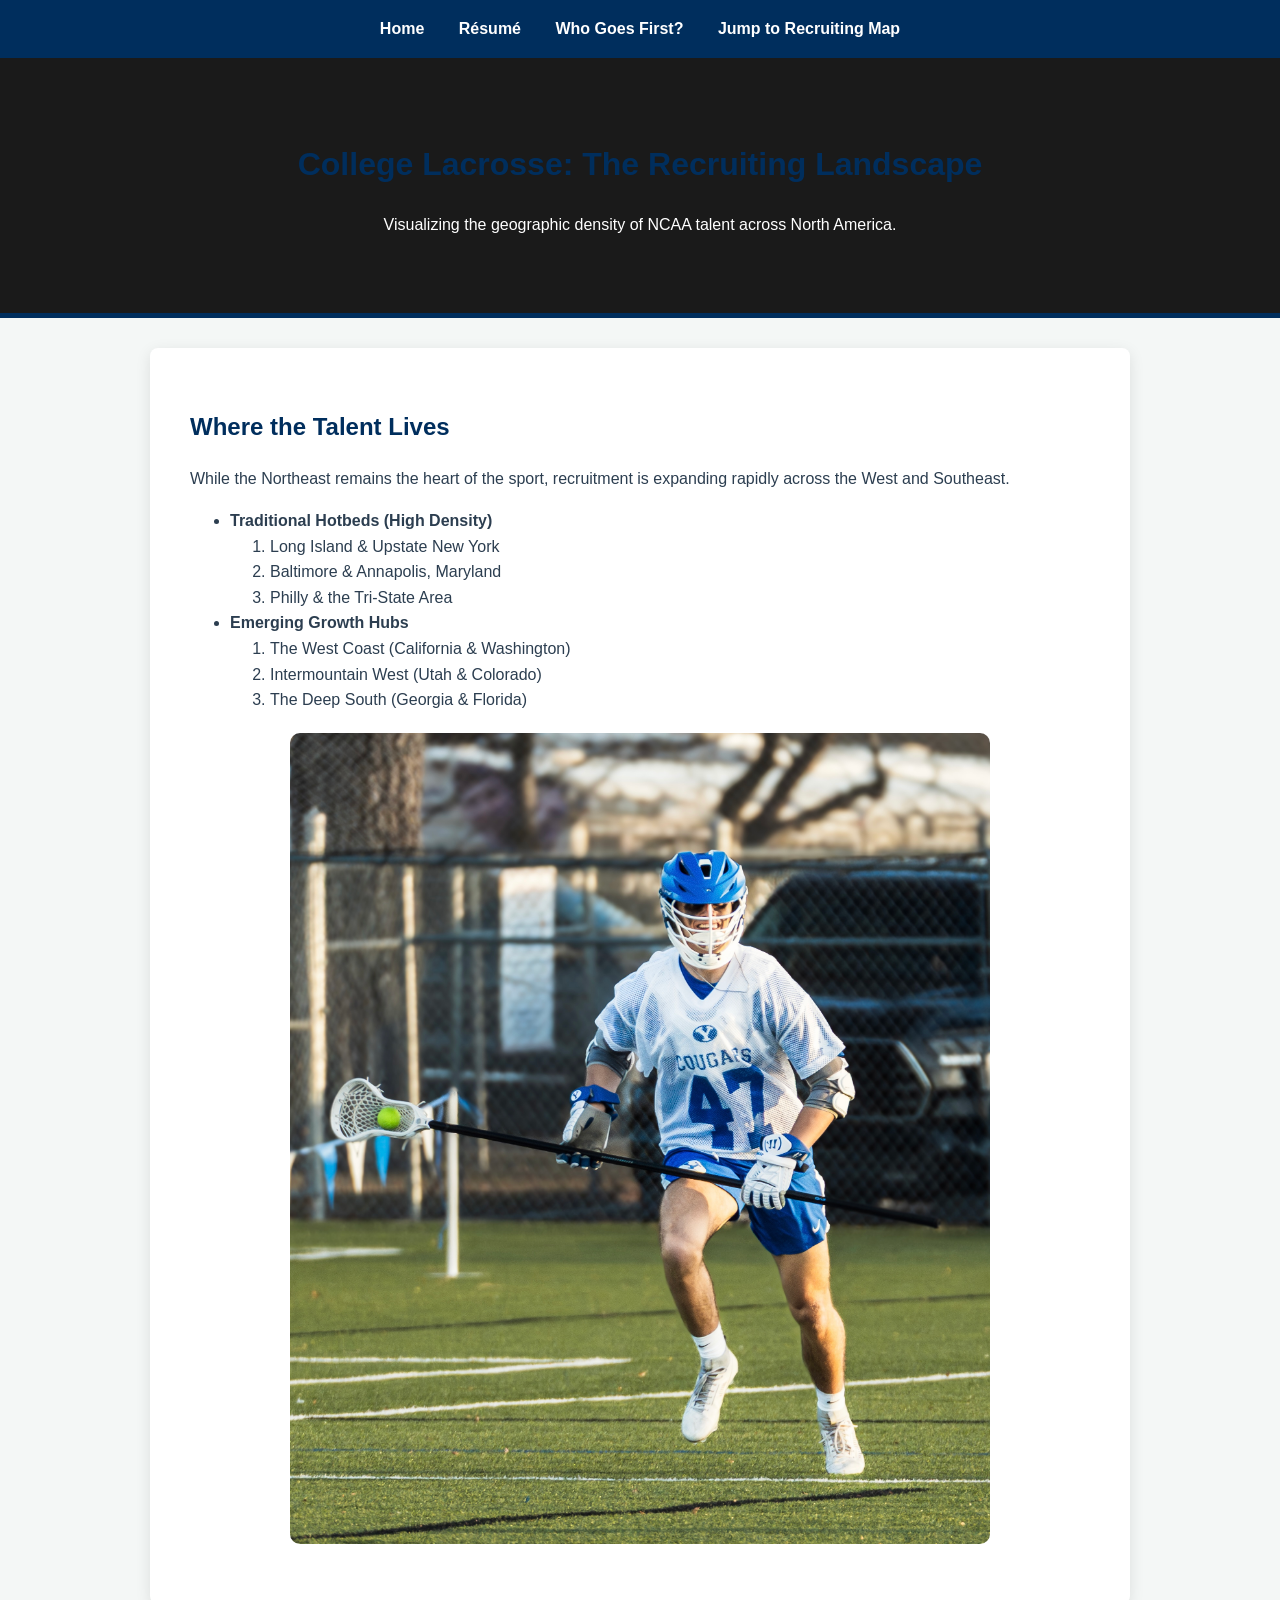
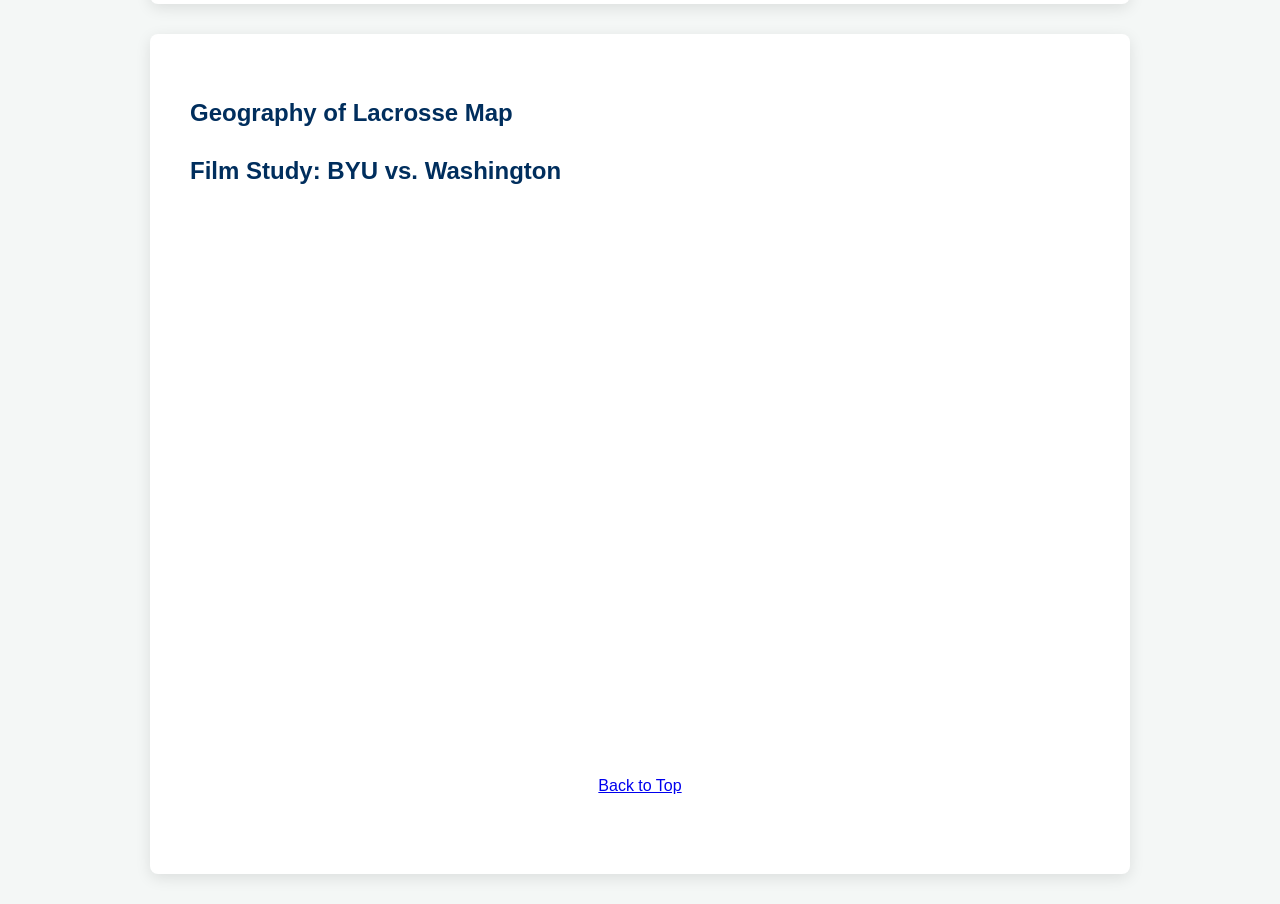
<file: scratch.html>
﻿<!DOCTYPE html>
<html lang="en">
<head>
    <meta charset="UTF-8">
    <meta name="viewport" content="width=device-width, initial-scale=1.0">
    <title>NCAA Lacrosse Recruiting | Geography</title>
    <link rel="stylesheet" href="style.css">
</head>
<body>

    <div class="nav-bar">
        <a href="index.html">Home</a>
        <a href="resume.html">Résumé</a>
        <a href= "app.html">Who Goes First?</a>
        <a href="#map-section">Jump to Recruiting Map</a>
    </div>

    <div id="top" class="hero-section">
        <h1>College Lacrosse: The Recruiting Landscape</h1>
        <p>Visualizing the geographic density of NCAA talent across North America.</p>
    </div>

    <div class="main-content">
        <h2>Where the Talent Lives</h2>
        <p>While the Northeast remains the heart of the sport, recruitment is expanding rapidly across the West and Southeast.</p>
        
        <ul>
            <li><strong>Traditional Hotbeds (High Density)</strong>
                <ol>
                    <li>Long Island & Upstate New York</li>
                    <li>Baltimore & Annapolis, Maryland</li>
                    <li>Philly & the Tri-State Area</li>
                </ol>
            </li>
            <li><strong>Emerging Growth Hubs</strong>
                <ol>
                    <li>The West Coast (California & Washington)</li>
                    <li>Intermountain West (Utah & Colorado)</li>
                    <li>The Deep South (Georgia & Florida)</li>
                </ol>
            </li>
        </ul>

        <img src="lacrossephotome.jpg" 
             alt="Lacrosse faceoff action" 
             style="width:100%; max-width:700px; border-radius:10px; display:block; margin: 20px auto;">
    </div>

   <div id="map-section" class="data-block">
        <h2>Geography of Lacrosse Map</h2>
        
        <div class='tableauPlaceholder' id='viz1776297241564' style='position: relative'><noscript><a href='#'><img alt='Geography of lacrosse - 16 ' src='https:&#47;&#47;public.tableau.com&#47;static&#47;images&#47;6Q&#47;6QJX6FGPN&#47;1_rss.png' style='border: none' /></a></noscript><object class='tableauViz'  style='display:none;'><param name='host_url' value='https%3A%2F%2Fpublic.tableau.com%2F' /> <param name='embed_code_version' value='3' /> <param name='path' value='shared&#47;6QJX6FGPN' /> <param name='toolbar' value='yes' /><param name='static_image' value='https:&#47;&#47;public.tableau.com&#47;static&#47;images&#47;6Q&#47;6QJX6FGPN&#47;1.png' /> <param name='animate_transition' value='yes' /><param name='display_static_image' value='yes' /><param name='display_spinner' value='yes' /><param name='display_overlay' value='yes' /><param name='display_count' value='yes' /><param name='language' value='en-US' /></object></div>                <script type='text/javascript'>                    var divElement = document.getElementById('viz1776297241564');                    var vizElement = divElement.getElementsByTagName('object')[0];                    vizElement.style.width='100%';vizElement.style.height=(divElement.offsetWidth*0.75)+'px';                    var scriptElement = document.createElement('script');                    scriptElement.src = 'https://public.tableau.com/javascripts/api/viz_v1.js';                    vizElement.parentNode.insertBefore(scriptElement, vizElement);                </script>

        <h2>Film Study: BYU vs. Washington</h2>
    <div style="position:relative; padding-bottom:56.25%; height:0; overflow:hidden; margin-bottom: 20px;">
        <iframe 
            src="https://www.youtube.com/embed/VH3kGaXSVmM" 
            style="position:absolute; top:0; left:0; width:100%; height:100%;" 
            frameborder="0" 
            allow="accelerometer; autoplay; clipboard-write; encrypted-media; gyroscope; picture-in-picture" 
            allowfullscreen>
        </iframe>
    </div>

    <div class="footer" style="text-align: center; padding: 20px;">
        <p><a href="#top">Back to Top</a></p>
    </div>

</body>
</html>
</file>
<file: style.css>
��b o d y   {  
         b a c k g r o u n d - c o l o r :   # f 4 f 7 f 6 ;  
         / *   R e q u i r e m e n t :   F o n t   f a m i l y   a n d   c o l o r   * /  
         f o n t - f a m i l y :   ' S e g o e   U I ' ,   T a h o m a ,   G e n e v a ,   V e r d a n a ,   s a n s - s e r i f ;  
         c o l o r :   # 2 c 3 e 5 0 ;  
         m a r g i n :   0 ;  
         l i n e - h e i g h t :   1 . 6 ;  
 }  
  
 / *   R e q u i r e m e n t :   D i v   s t y l i n g / p o s i t i o n i n g   ( N a v i g a t i o n )   * /  
 . n a v - b a r   {  
         b a c k g r o u n d - c o l o r :   # 0 0 2 e 5 d ;   / *   B Y U   B l u e   * /  
         p a d d i n g :   1 r e m ;  
         t e x t - a l i g n :   c e n t e r ;  
 }  
  
 . n a v - b a r   a   {  
         c o l o r :   w h i t e ;  
         t e x t - d e c o r a t i o n :   n o n e ;  
         p a d d i n g :   0   1 5 p x ;  
         f o n t - w e i g h t :   b o l d ;  
 }  
  
 / *   R e q u i r e m e n t :   D i v   s t y l i n g   ( H e r o )   * /  
 . h e r o - s e c t i o n   {  
         b a c k g r o u n d - c o l o r :   # 1 a 1 a 1 a ;  
         c o l o r :   # f f f f f f ;  
         p a d d i n g :   6 0 p x   2 0 p x ;  
         t e x t - a l i g n :   c e n t e r ;  
         b o r d e r - b o t t o m :   5 p x   s o l i d   # 0 0 2 e 5 d ;  
 }  
  
 / *   R e q u i r e m e n t :   D i v   s t y l i n g   ( M a i n   C o n t e n t )   * /  
 . m a i n - c o n t e n t ,   . d a t a - b l o c k   {  
         m a x - w i d t h :   9 0 0 p x ;  
         m a r g i n :   3 0 p x   a u t o ;  
         b a c k g r o u n d :   w h i t e ;  
         p a d d i n g :   4 0 p x ;  
         b o r d e r - r a d i u s :   8 p x ;  
         b o x - s h a d o w :   0   4 p x   1 5 p x   r g b a ( 0 , 0 , 0 , 0 . 1 ) ;  
 }  
  
 h 1 ,   h 2   {  
         c o l o r :   # 0 0 2 e 5 d ;  
 }  
 
</file>
